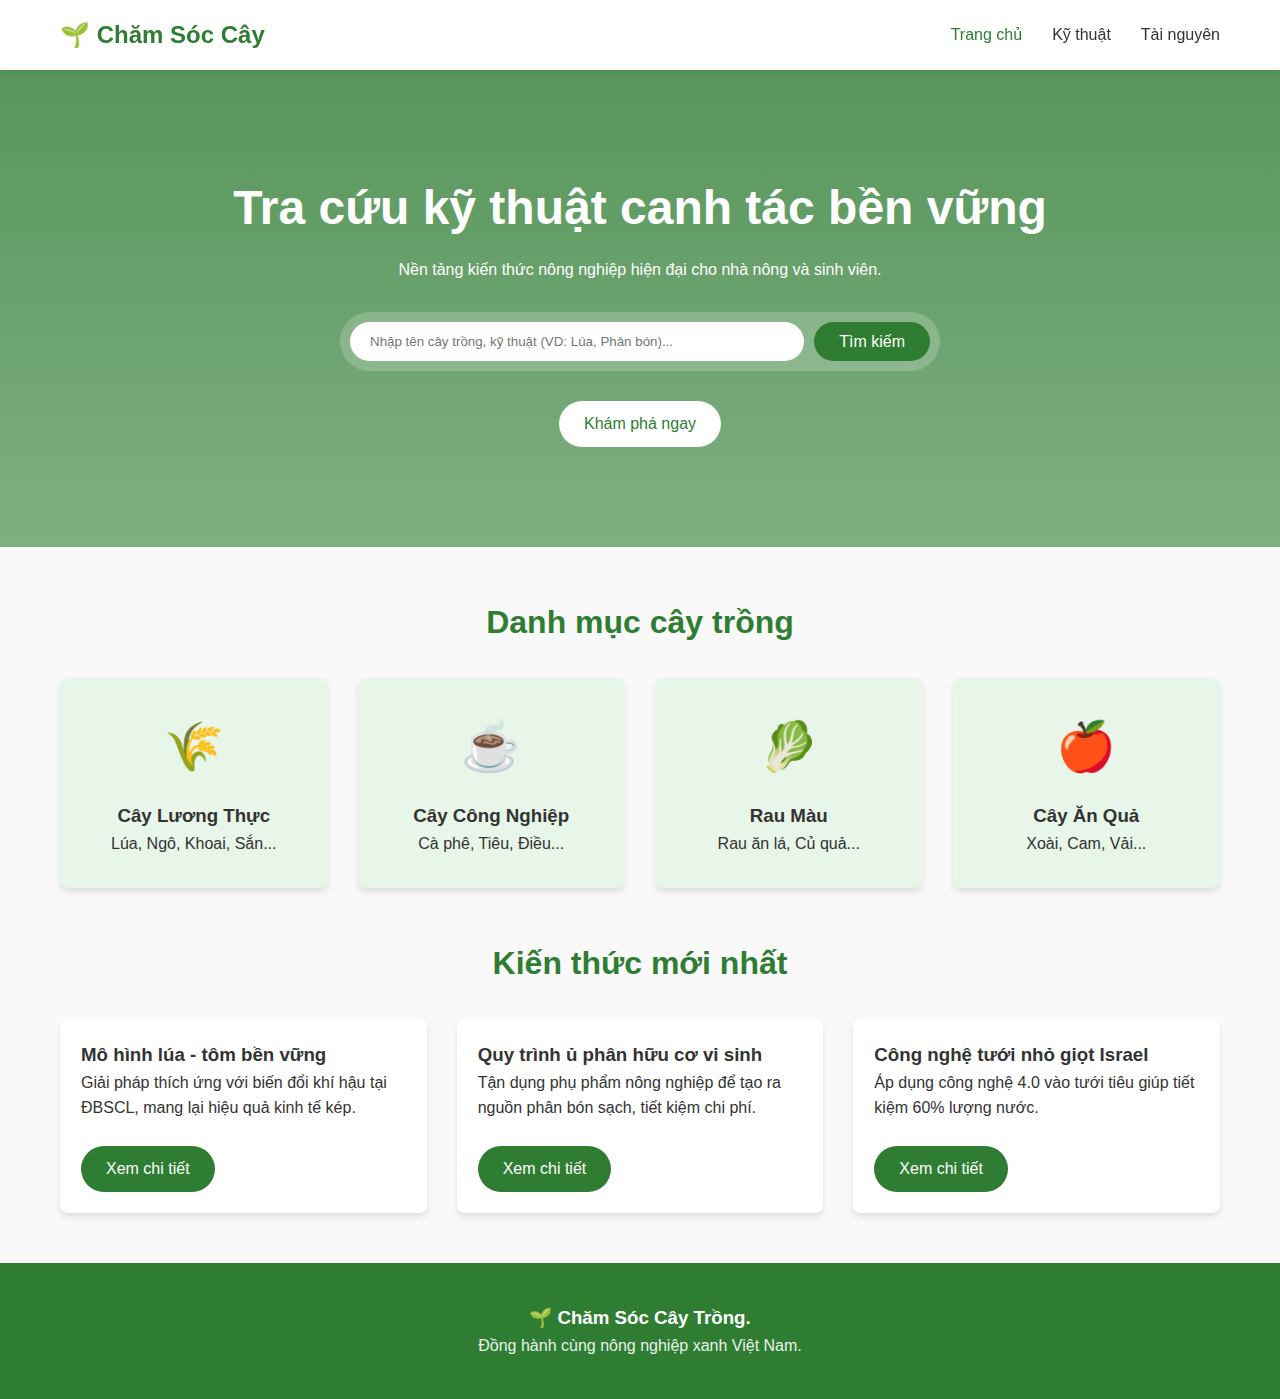
<file: index.html>
<!DOCTYPE html>
<html lang="vi">
<head>
    <meta charset="UTF-8">
    <meta name="viewport" content="width=device-width, initial-scale=1.0">
    <title>Trang Chủ | Canh Tác Bền Vững</title>
    <link rel="stylesheet" href="/style.css">
</head>
<body>

    <header>
        <div class="container">
            <nav>
                <div class="logo">🌱 Chăm Sóc Cây</div>
                <ul class="nav-links">
                    <li><a href="index.html" class="active">Trang chủ</a></li>
                    <li><a href="technique.html">Kỹ thuật</a></li>
                    <li><a href="resources.html">Tài nguyên</a></li>
                </ul>
            </nav>
        </div>
    </header>

    <main>
        <section class="hero">
            <div class="container">
                <h1>Tra cứu kỹ thuật canh tác bền vững</h1>
                <p>Nền tảng kiến thức nông nghiệp hiện đại cho nhà nông và sinh viên.</p>
                
                <div class="search-box">
                    <input type="text" placeholder="Nhập tên cây trồng, kỹ thuật (VD: Lúa, Phân bón)...">
                    <button class="btn">Tìm kiếm</button>
                </div>
                
                <a href="#categories" class="btn" style="background-color: var(--white); color: var(--primary-color);">Khám phá ngay</a>
            </div>
        </section>

        <section id="categories" class="container">
            <h2 class="section-title">Danh mục cây trồng</h2>
            <div class="category-grid">
                <article class="card cat-card">
                    <div class="cat-icon">🌾</div>
                    <h3>Cây Lương Thực</h3>
                    <p>Lúa, Ngô, Khoai, Sắn...</p>
                </article>
                <article class="card cat-card">
                    <div class="cat-icon">☕</div>
                    <h3>Cây Công Nghiệp</h3>
                    <p>Cà phê, Tiêu, Điều...</p>
                </article>
                <article class="card cat-card">
                    <div class="cat-icon">🥬</div>
                    <h3>Rau Màu</h3>
                    <p>Rau ăn lá, Củ quả...</p>
                </article>
                <article class="card cat-card">
                    <div class="cat-icon">🍎</div>
                    <h3>Cây Ăn Quả</h3>
                    <p>Xoài, Cam, Vải...</p>
                </article>
            </div>
        </section>

        <section class="container">
            <h2 class="section-title">Kiến thức mới nhất</h2>
            <div class="news-grid">
                <article class="card">
                    <h3>Mô hình lúa - tôm bền vững</h3>
                    <p>Giải pháp thích ứng với biến đổi khí hậu tại ĐBSCL, mang lại hiệu quả kinh tế kép.</p>
                    <br>
                    <a href="#" class="btn">Xem chi tiết</a>
                </article>
                <article class="card">
                    <h3>Quy trình ủ phân hữu cơ vi sinh</h3>
                    <p>Tận dụng phụ phẩm nông nghiệp để tạo ra nguồn phân bón sạch, tiết kiệm chi phí.</p>
                    <br>
                    <a href="#" class="btn">Xem chi tiết</a>
                </article>
                <article class="card">
                    <h3>Công nghệ tưới nhỏ giọt Israel</h3>
                    <p>Áp dụng công nghệ 4.0 vào tưới tiêu giúp tiết kiệm 60% lượng nước.</p>
                    <br>
                    <a href="#" class="btn">Xem chi tiết</a>
                </article>
            </div>
        </section>
    </main>

    <footer>
        <div class="container">
            <h3>🌱 Chăm Sóc Cây Trồng.</h3>
            <p>Đồng hành cùng nông nghiệp xanh Việt Nam.</p>
        </div>
    </footer>

</body>

</html>
</file>
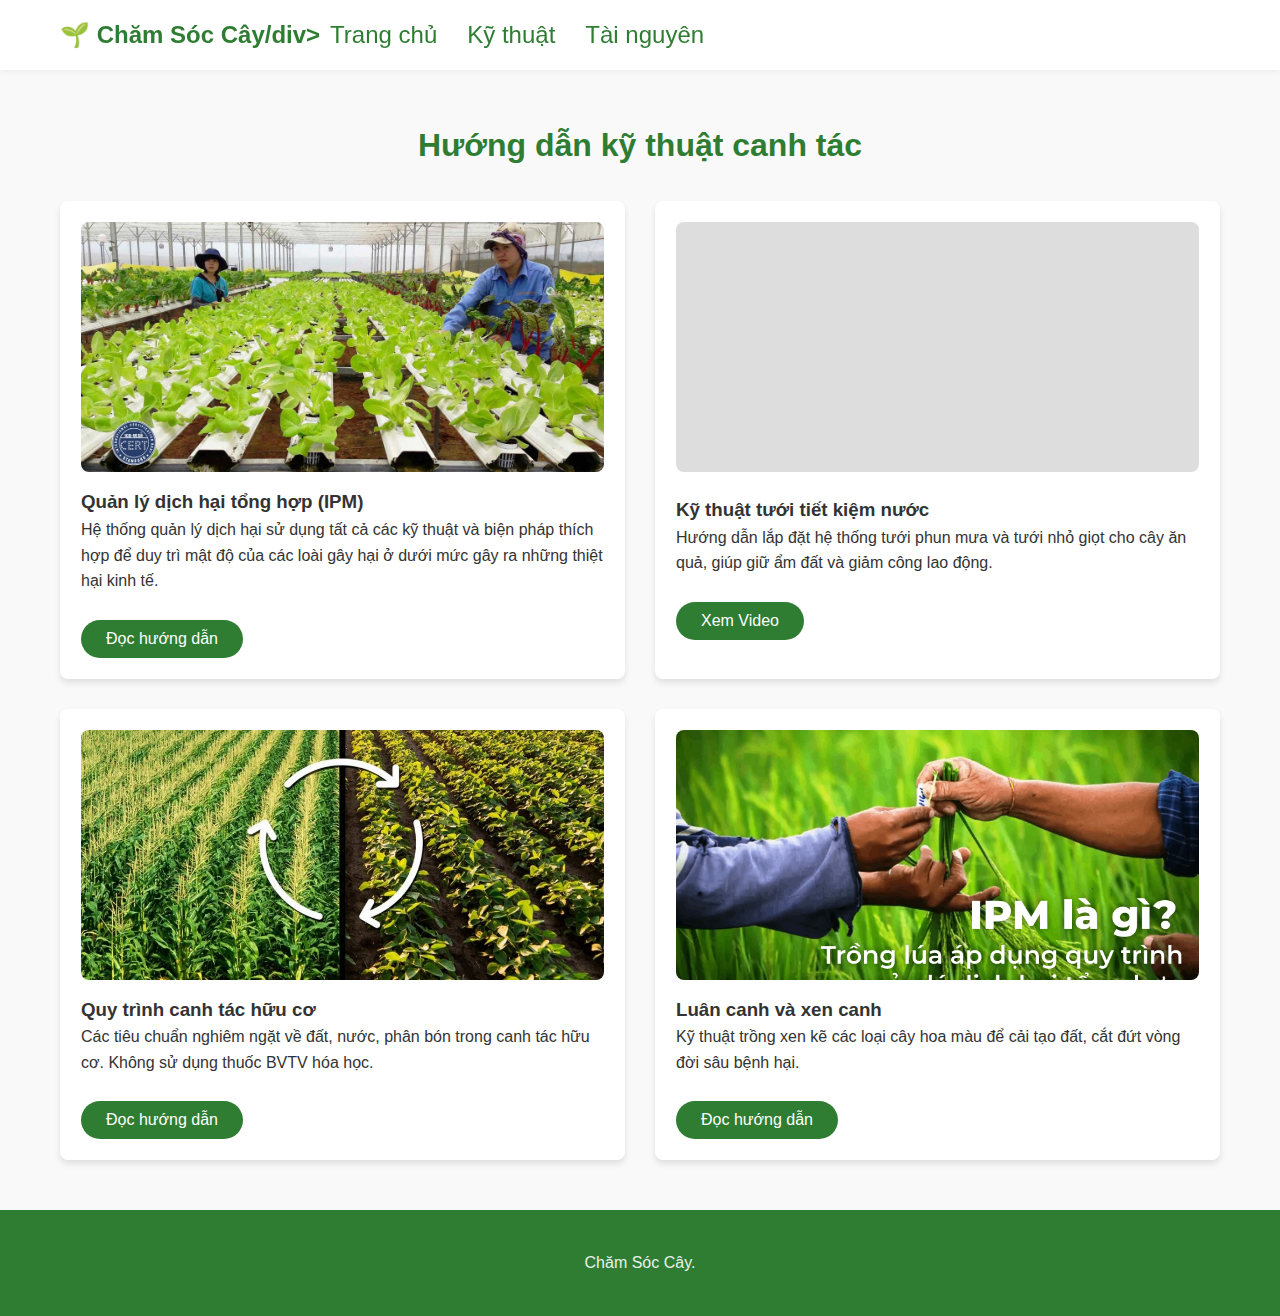
<file: technique.html>
<!DOCTYPE html>
<html lang="vi">
<head>
    <meta charset="UTF-8">
    <meta name="viewport" content="width=device-width, initial-scale=1.0">
    <title>Kỹ Thuật Canh Tác | Chăm Sóc Cây </title>
    <style>
        /* style.css */

/* --- 1. Cài đặt chung (Reset & Variables) --- */
:root {
    --primary-color: #2e7d32;      /* Xanh lá đậm */
    --secondary-color: #43a047;    /* Xanh lá tươi */
    --light-bg: #e8f5e9;           /* Nền xanh nhạt */
    --white: #ffffff;
    --text-color: #333;
    --text-light: #666;
    --border-radius: 8px;
    --shadow: 0 4px 6px rgba(0,0,0,0.1);
    --transition: all 0.3s ease;
}

* {
    margin: 0;
    padding: 0;
    box-sizing: border-box;
}

body {
    font-family: 'Segoe UI', Tahoma, Geneva, Verdana, sans-serif;
    line-height: 1.6;
    color: var(--text-color);
    background-color: #f9f9f9;
}

a {
    text-decoration: none;
    color: inherit;
}

ul {
    list-style: none;
}

img {
    max-width: 100%;
    display: block;
    border-radius: var(--border-radius);
}

/* --- 2. Layout Components --- */
.container {
    max-width: 1200px;
    margin: 0 auto;
    padding: 0 20px;
}

/* Header & Navigation */
header {
    background-color: var(--white);
    box-shadow: 0 2px 5px rgba(0,0,0,0.05);
    position: sticky;
    top: 0;
    z-index: 1000;
}

nav {
    display: flex;
    justify-content: space-between;
    align-items: center;
    height: 70px;
}

.logo {
    font-size: 1.5rem;
    font-weight: bold;
    color: var(--primary-color);
    display: flex;
    align-items: center;
    gap: 10px;
}

.nav-links {
    display: flex;
    gap: 30px;
}

.nav-links a {
    font-weight: 500;
    transition: var(--transition);
}

.nav-links a:hover, .nav-links a.active {
    color: var(--primary-color);
}

/* Footer */
footer {
    background-color: var(--primary-color);
    color: var(--white);
    padding: 40px 0;
    margin-top: 50px;
    text-align: center;
}

footer p {
    opacity: 0.9;
}

/* --- 3. UI Elements (Buttons, Cards, Forms) --- */
.btn {
    display: inline-block;
    padding: 10px 25px;
    background-color: var(--primary-color);
    color: var(--white);
    border-radius: 50px;
    transition: var(--transition);
    border: none;
    cursor: pointer;
    font-size: 1rem;
}

.btn:hover {
    background-color: var(--secondary-color);
    transform: translateY(-2px);
    box-shadow: 0 4px 8px rgba(46, 125, 50, 0.3);
}

.section-title {
    text-align: center;
    margin: 50px 0 30px;
    font-size: 2rem;
    color: var(--primary-color);
}

/* Card Style */
.card {
    background: var(--white);
    padding: 20px;
    border-radius: var(--border-radius);
    box-shadow: var(--shadow);
    transition: var(--transition);
    border: 1px solid transparent;
}

.card:hover {
    transform: translateY(-5px);
    border-color: var(--secondary-color);
}

/* --- 4. Trang Chủ (Index) --- */
.hero {
    background: linear-gradient(rgba(46, 125, 50, 0.8), rgba(46, 125, 50, 0.6)), url('https://images.unsplash.com/photo-1625246333195-58f214f76326?ixlib=rb-1.2.1&auto=format&fit=crop&w=1350&q=80');
    background-size: cover;
    background-position: center;
    color: var(--white);
    padding: 100px 0;
    text-align: center;
}

.hero h1 {
    font-size: 3rem;
    margin-bottom: 10px;
}

.search-box {
    margin: 30px auto;
    max-width: 600px;
    display: flex;
    gap: 10px;
    background: rgba(255,255,255,0.2);
    padding: 10px;
    border-radius: 50px;
}

.search-box input {
    flex: 1;
    padding: 12px 20px;
    border-radius: 50px;
    border: none;
    outline: none;
}

.category-grid, .news-grid {
    display: grid;
    grid-template-columns: repeat(auto-fit, minmax(250px, 1fr));
    gap: 30px;
}

.cat-card {
    text-align: center;
    padding: 30px;
    background: var(--light-bg);
}

.cat-icon {
    font-size: 3rem;
    margin-bottom: 15px;
}

/* --- 5. Trang Kỹ Thuật (Technique) --- */
.tech-grid {
    display: grid;
    grid-template-columns: 1fr 1fr; /* 2 cột desktop */
    gap: 30px;
}

.tech-card img, .tech-card iframe {
    width: 100%;
    height: 250px;
    object-fit: cover;
    border-radius: var(--border-radius);
    margin-bottom: 15px;
    background-color: #ddd; /* Placeholder color */
}

/* --- 6. Trang Tài Nguyên (Resources) --- */
.resource-grid {
    display: grid;
    gap: 40px;
}

.resource-section {
    background: var(--white);
    padding: 30px;
    border-radius: var(--border-radius);
    box-shadow: var(--shadow);
}

.file-list li {
    display: flex;
    justify-content: space-between;
    align-items: center;
    padding: 15px 0;
    border-bottom: 1px solid #eee;
}

.calc-form {
    display: grid;
    grid-template-columns: 1fr 1fr;
    gap: 20px;
}

.form-group {
    display: flex;
    flex-direction: column;
}

.form-group label {
    margin-bottom: 5px;
    font-weight: 500;
}

.form-group input, .form-group select {
    padding: 10px;
    border: 1px solid #ccc;
    border-radius: 4px;
}

.forum-card {
    border-left: 4px solid var(--primary-color);
    margin-bottom: 20px;
}

/* --- 7. Responsive --- */
@media (max-width: 768px) {
    .hero h1 { font-size: 2rem; }
    .nav-links { display: none; /* Đơn giản hóa cho ví dụ không JS */ } 
    /* Thực tế cần JS để làm Hamburger menu, ở đây ta sẽ ẩn hoặc để dọc nếu muốn */
    .nav-links { 
        display: flex; 
        font-size: 0.8rem; 
        gap: 10px;
    }
    .tech-grid, .calc-form {
        grid-template-columns: 1fr; /* Mobile 1 cột */
    }
    .search-box {
        flex-direction: column;
        background: transparent;
    }
}
    </style>
</head>
<body>

    <header>
        <div class="container">
            <nav>
                <div class="logo">🌱 Chăm Sóc Cây/div>
                <ul class="nav-links">
                    <li><a href="index.html">Trang chủ</a></li>
                    <li><a href="technique.html" class="active">Kỹ thuật</a></li>
                    <li><a href="resources.html">Tài nguyên</a></li>
                </ul>
            </nav>
        </div>
    </header>

    <main class="container">
        <h2 class="section-title">Hướng dẫn kỹ thuật canh tác</h2>

        <div class="tech-grid">
            <article class="card tech-card">
                <img src="/1.jpg" alt="Kỹ thuật IPM">
                <h3>Quản lý dịch hại tổng hợp (IPM)</h3>
                <p>Hệ thống quản lý dịch hại sử dụng tất cả các kỹ thuật và biện pháp thích hợp để duy trì mật độ của các loài gây hại ở dưới mức gây ra những thiệt hại kinh tế.</p>
                <br>
                <button class="btn">Đọc hướng dẫn</button>
            </article>

            <article class="card tech-card">
                <iframe 
        width="100%" 
        height="250" 
        src="https://www.youtube.com/embed/Sfz2wvYEsGo" 
        title="KỸ THUẬT TƯỚI TIẾT KIỆM NƯỚC | VTV5" 
        frameborder="0" 
        allow="accelerometer; autoplay; clipboard-write; encrypted-media; gyroscope; picture-in-picture; web-share" 
        referrerpolicy="strict-origin-when-cross-origin" 
        allowfullscreen>
    </iframe>
                <h3>Kỹ thuật tưới tiết kiệm nước</h3>
                <p>Hướng dẫn lắp đặt hệ thống tưới phun mưa và tưới nhỏ giọt cho cây ăn quả, giúp giữ ẩm đất và giảm công lao động.</p>
                <br>
                <button class="btn">Xem Video</button>
            </article>

            <article class="card tech-card">
                <img src="/2.jpg" alt="Canh tác hữu cơ">
                <h3>Quy trình canh tác hữu cơ</h3>
                <p>Các tiêu chuẩn nghiêm ngặt về đất, nước, phân bón trong canh tác hữu cơ. Không sử dụng thuốc BVTV hóa học.</p>
                <br>
                <button class="btn">Đọc hướng dẫn</button>
            </article>

            <article class="card tech-card">
                <img src="/3.png" alt="Luân canh">
                <h3>Luân canh và xen canh</h3>
                <p>Kỹ thuật trồng xen kẽ các loại cây hoa màu để cải tạo đất, cắt đứt vòng đời sâu bệnh hại.</p>
                <br>
                <button class="btn">Đọc hướng dẫn</button>
            </article>
        </div>
    </main>

    <footer>
        <div class="container">
            <p>Chăm Sóc Cây.</p>
        </div>
    </footer>

</body>

</html>
</file>
<file: style.css>
/* style.css */

/* --- 1. Cài đặt chung (Reset & Variables) --- */
:root {
    --primary-color: #2e7d32;      /* Xanh lá đậm */
    --secondary-color: #43a047;    /* Xanh lá tươi */
    --light-bg: #e8f5e9;           /* Nền xanh nhạt */
    --white: #ffffff;
    --text-color: #333;
    --text-light: #666;
    --border-radius: 8px;
    --shadow: 0 4px 6px rgba(0,0,0,0.1);
    --transition: all 0.3s ease;
}

* {
    margin: 0;
    padding: 0;
    box-sizing: border-box;
}

body {
    font-family: 'Segoe UI', Tahoma, Geneva, Verdana, sans-serif;
    line-height: 1.6;
    color: var(--text-color);
    background-color: #f9f9f9;
}

a {
    text-decoration: none;
    color: inherit;
}

ul {
    list-style: none;
}

img {
    max-width: 100%;
    display: block;
    border-radius: var(--border-radius);
}

/* --- 2. Layout Components --- */
.container {
    max-width: 1200px;
    margin: 0 auto;
    padding: 0 20px;
}

/* Header & Navigation */
header {
    background-color: var(--white);
    box-shadow: 0 2px 5px rgba(0,0,0,0.05);
    position: sticky;
    top: 0;
    z-index: 1000;
}

nav {
    display: flex;
    justify-content: space-between;
    align-items: center;
    height: 70px;
}

.logo {
    font-size: 1.5rem;
    font-weight: bold;
    color: var(--primary-color);
    display: flex;
    align-items: center;
    gap: 10px;
}

.nav-links {
    display: flex;
    gap: 30px;
}

.nav-links a {
    font-weight: 500;
    transition: var(--transition);
}

.nav-links a:hover, .nav-links a.active {
    color: var(--primary-color);
}

/* Footer */
footer {
    background-color: var(--primary-color);
    color: var(--white);
    padding: 40px 0;
    margin-top: 50px;
    text-align: center;
}

footer p {
    opacity: 0.9;
}

/* --- 3. UI Elements (Buttons, Cards, Forms) --- */
.btn {
    display: inline-block;
    padding: 10px 25px;
    background-color: var(--primary-color);
    color: var(--white);
    border-radius: 50px;
    transition: var(--transition);
    border: none;
    cursor: pointer;
    font-size: 1rem;
}

.btn:hover {
    background-color: var(--secondary-color);
    transform: translateY(-2px);
    box-shadow: 0 4px 8px rgba(46, 125, 50, 0.3);
}

.section-title {
    text-align: center;
    margin: 50px 0 30px;
    font-size: 2rem;
    color: var(--primary-color);
}

/* Card Style */
.card {
    background: var(--white);
    padding: 20px;
    border-radius: var(--border-radius);
    box-shadow: var(--shadow);
    transition: var(--transition);
    border: 1px solid transparent;
}

.card:hover {
    transform: translateY(-5px);
    border-color: var(--secondary-color);
}

/* --- 4. Trang Chủ (Index) --- */
.hero {
    background: linear-gradient(rgba(46, 125, 50, 0.8), rgba(46, 125, 50, 0.6)), url('https://images.unsplash.com/photo-1625246333195-58f214f76326?ixlib=rb-1.2.1&auto=format&fit=crop&w=1350&q=80');
    background-size: cover;
    background-position: center;
    color: var(--white);
    padding: 100px 0;
    text-align: center;
}

.hero h1 {
    font-size: 3rem;
    margin-bottom: 10px;
}

.search-box {
    margin: 30px auto;
    max-width: 600px;
    display: flex;
    gap: 10px;
    background: rgba(255,255,255,0.2);
    padding: 10px;
    border-radius: 50px;
}

.search-box input {
    flex: 1;
    padding: 12px 20px;
    border-radius: 50px;
    border: none;
    outline: none;
}

.category-grid, .news-grid {
    display: grid;
    grid-template-columns: repeat(auto-fit, minmax(250px, 1fr));
    gap: 30px;
}

.cat-card {
    text-align: center;
    padding: 30px;
    background: var(--light-bg);
}

.cat-icon {
    font-size: 3rem;
    margin-bottom: 15px;
}

/* --- 5. Trang Kỹ Thuật (Technique) --- */
.tech-grid {
    display: grid;
    grid-template-columns: 1fr 1fr; /* 2 cột desktop */
    gap: 30px;
}

.tech-card img, .tech-card iframe {
    width: 100%;
    height: 250px;
    object-fit: cover;
    border-radius: var(--border-radius);
    margin-bottom: 15px;
    background-color: #ddd; /* Placeholder color */
}

/* --- 6. Trang Tài Nguyên (Resources) --- */
.resource-grid {
    display: grid;
    gap: 40px;
}

.resource-section {
    background: var(--white);
    padding: 30px;
    border-radius: var(--border-radius);
    box-shadow: var(--shadow);
}

.file-list li {
    display: flex;
    justify-content: space-between;
    align-items: center;
    padding: 15px 0;
    border-bottom: 1px solid #eee;
}

.calc-form {
    display: grid;
    grid-template-columns: 1fr 1fr;
    gap: 20px;
}

.form-group {
    display: flex;
    flex-direction: column;
}

.form-group label {
    margin-bottom: 5px;
    font-weight: 500;
}

.form-group input, .form-group select {
    padding: 10px;
    border: 1px solid #ccc;
    border-radius: 4px;
}

.forum-card {
    border-left: 4px solid var(--primary-color);
    margin-bottom: 20px;
}

/* --- 7. Responsive --- */
@media (max-width: 768px) {
    .hero h1 { font-size: 2rem; }
    .nav-links { display: none; /* Đơn giản hóa cho ví dụ không JS */ } 
    /* Thực tế cần JS để làm Hamburger menu, ở đây ta sẽ ẩn hoặc để dọc nếu muốn */
    .nav-links { 
        display: flex; 
        font-size: 0.8rem; 
        gap: 10px;
    }
    .tech-grid, .calc-form {
        grid-template-columns: 1fr; /* Mobile 1 cột */
    }
    .search-box {
        flex-direction: column;
        background: transparent;
    }
}
</file>
